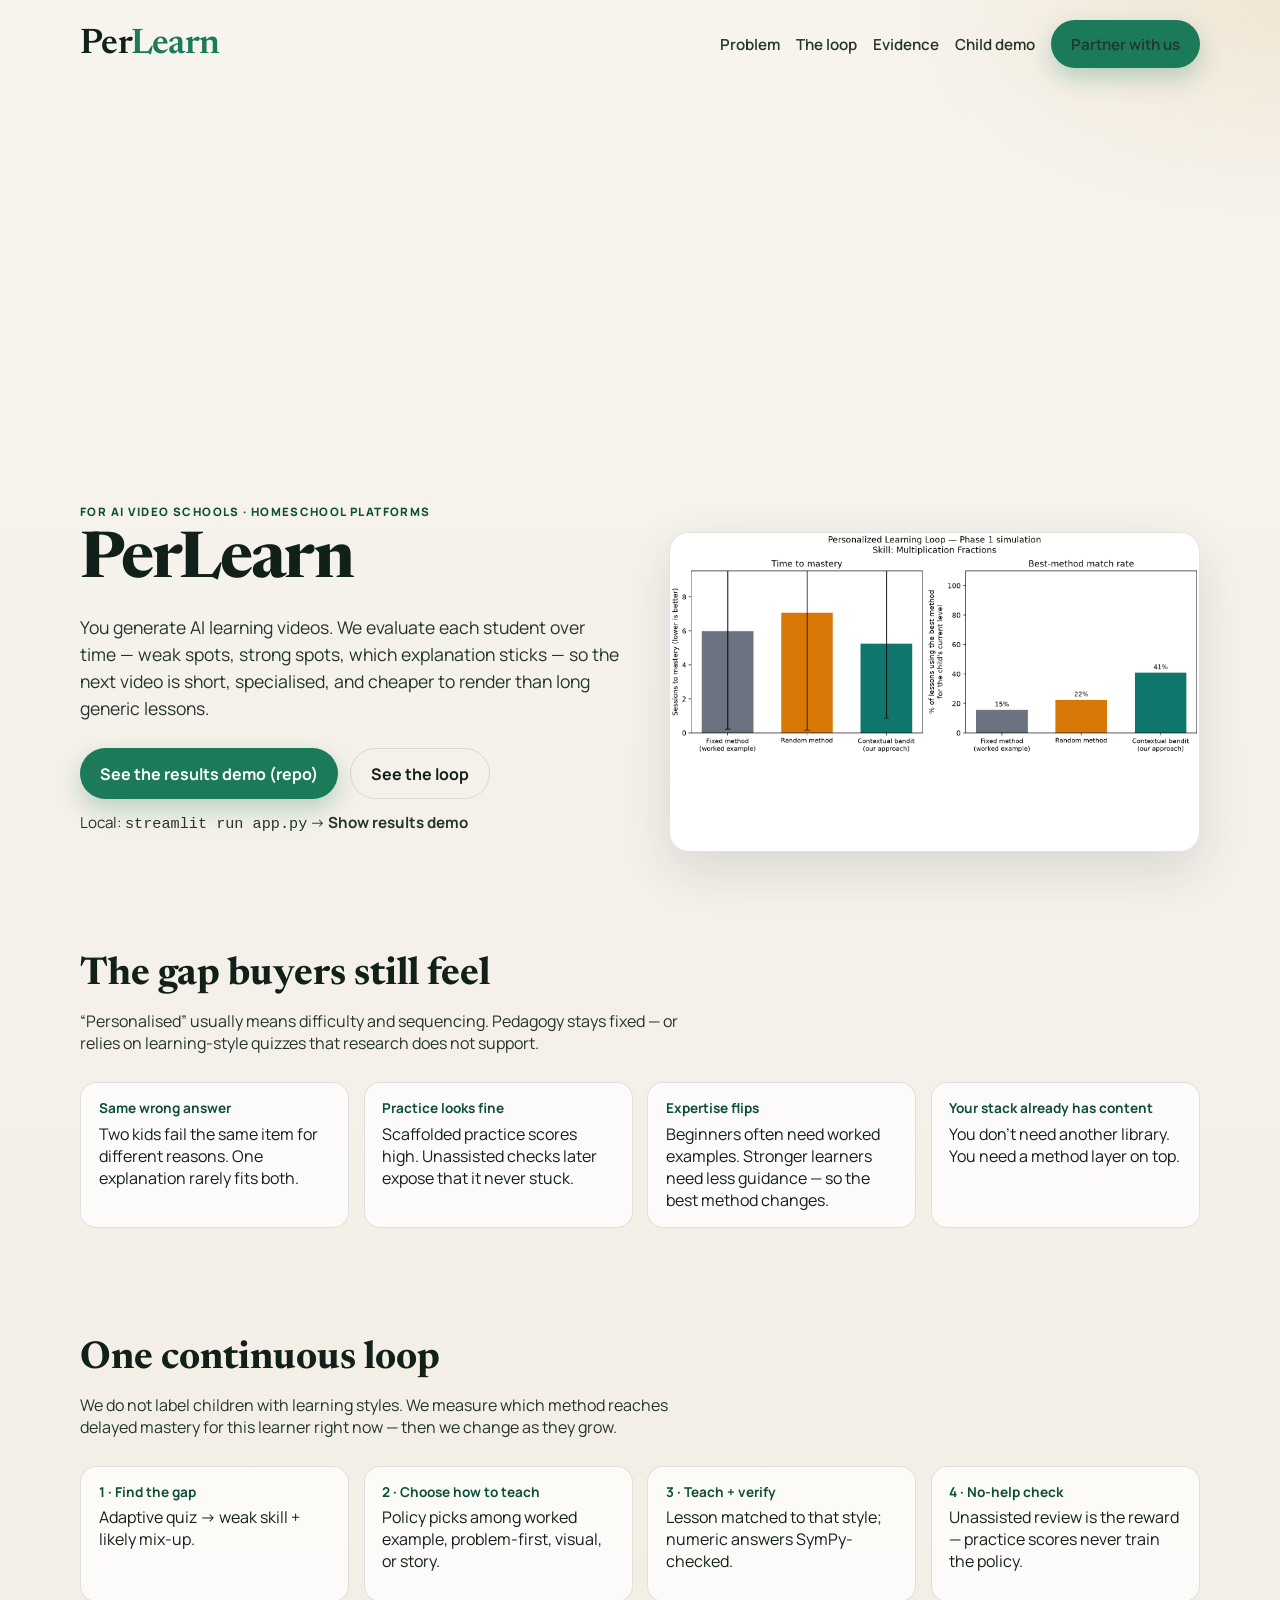
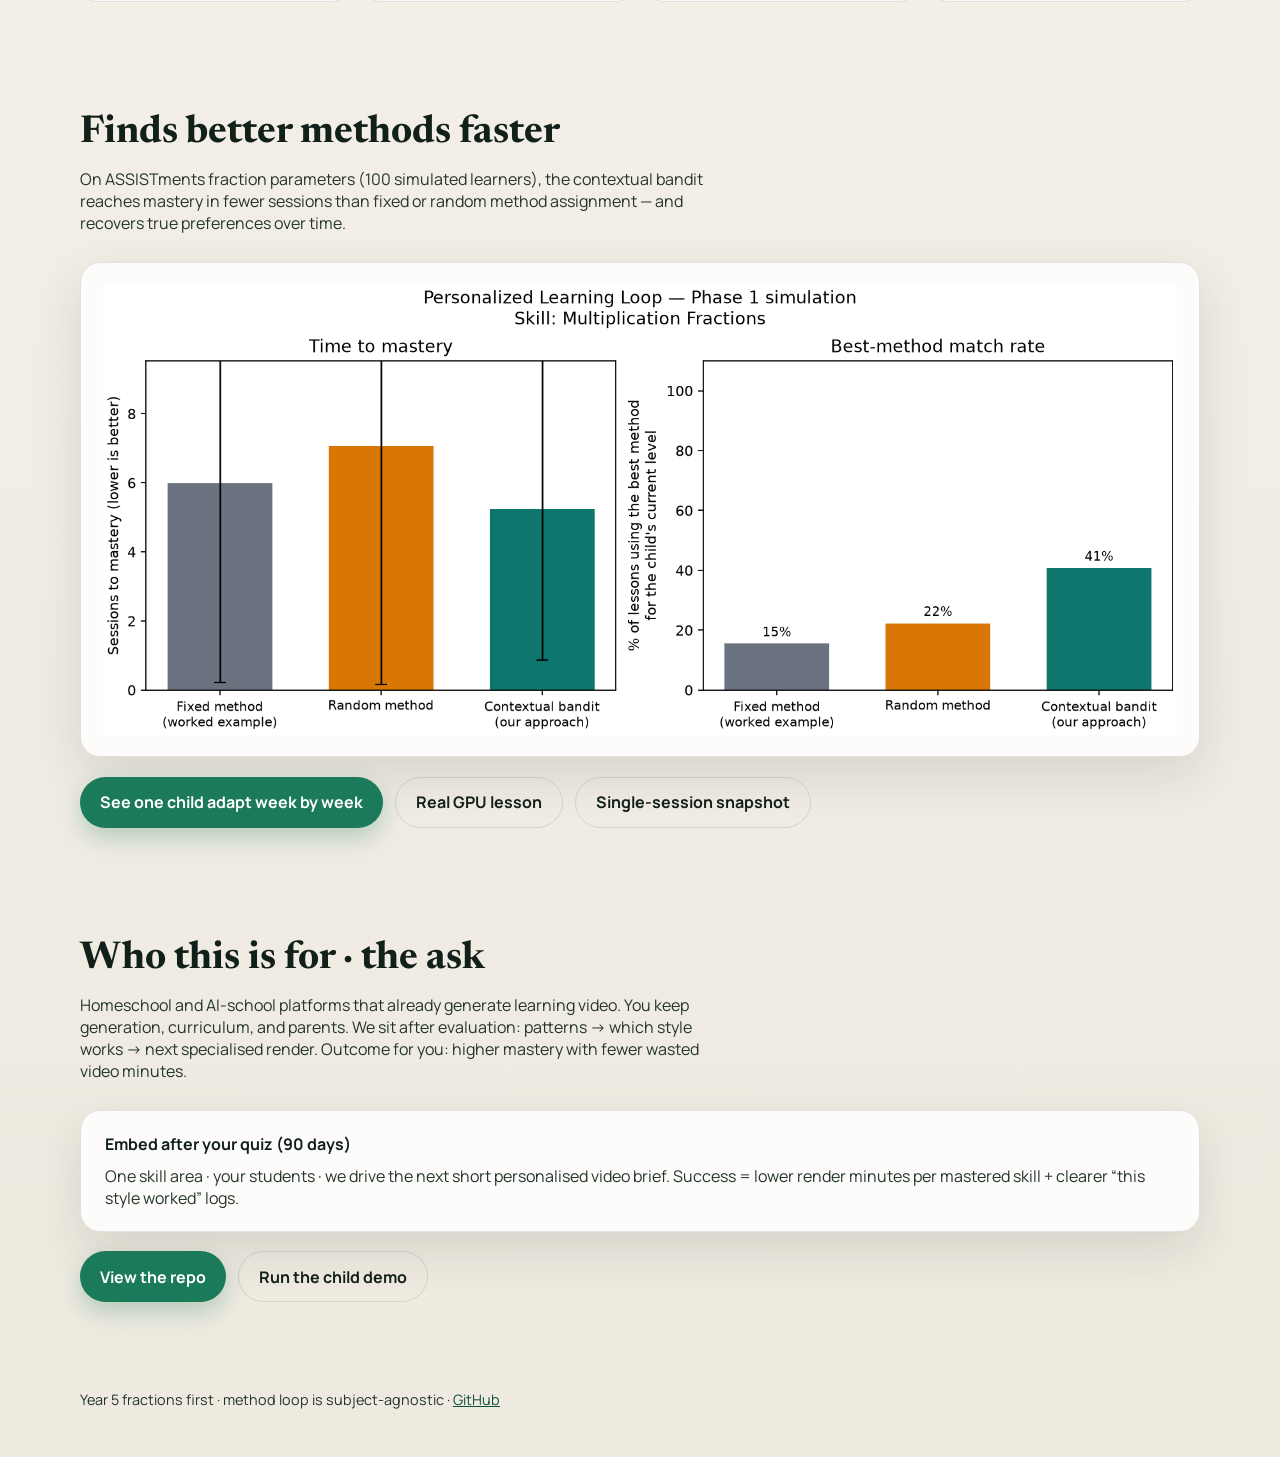
<file: docs/index.html>
<!DOCTYPE html>
<html lang="en">
<head>
  <meta charset="utf-8" />
  <meta name="viewport" content="width=device-width, initial-scale=1" />
  <title>PerLearn — Adapt how you teach, not just what</title>
  <meta name="description" content="A method layer for edtech: measure which teaching style sticks for each learner, then change as they grow." />
  <link rel="preconnect" href="https://fonts.googleapis.com" />
  <link rel="preconnect" href="https://fonts.gstatic.com" crossorigin />
  <link href="https://fonts.googleapis.com/css2?family=Manrope:wght@400;600;700;800&family=Newsreader:opsz,wght@6..72,500;6..72,600;6..72,700&display=swap" rel="stylesheet" />
  <link rel="stylesheet" href="styles.css" />
</head>
<body>
  <div class="wrap">
    <header class="nav">
      <p class="brand">Per<span>Learn</span></p>
      <div class="nav-links">
        <a href="#problem">Problem</a>
        <a href="#loop">The loop</a>
        <a href="#evidence">Evidence</a>
        <a href="child.html">Child demo</a>
        <a class="btn btn-primary" href="#ask">Partner with us</a>
      </div>
    </header>

    <section class="hero">
      <div class="hero-copy">
        <div class="eyebrow">For AI video schools · homeschool platforms</div>
        <h1>PerLearn</h1>
        <p>
          You generate AI learning videos. We evaluate each student over time —
          weak spots, strong spots, which explanation sticks —
          so the next video is short, specialised, and cheaper to render than long generic lessons.
        </p>
        <div class="hero-actions">
          <a class="btn btn-primary" href="https://github.com/Azhartula/Per_learn">See the results demo (repo)</a>
          <a class="btn btn-ghost" href="#loop">See the loop</a>
        </div>
        <p style="margin-top:0.75rem; color:var(--ink-soft); font-size:0.95rem;">
          Local: <code>streamlit run app.py</code> → <strong>Show results demo</strong>
        </p>
      </div>
      <div class="hero-visual">
        <img src="assets/phase1_time_to_mastery.png" alt="Bandit vs fixed vs random time-to-mastery chart" />
      </div>
    </section>

    <section class="section" id="problem">
      <h2>The gap buyers still feel</h2>
      <p class="lede">
        “Personalised” usually means difficulty and sequencing. Pedagogy stays fixed —
        or relies on learning-style quizzes that research does not support.
      </p>
      <div class="loop">
        <article class="loop-step">
          <strong>Same wrong answer</strong>
          Two kids fail the same item for different reasons. One explanation rarely fits both.
        </article>
        <article class="loop-step">
          <strong>Practice looks fine</strong>
          Scaffolded practice scores high. Unassisted checks later expose that it never stuck.
        </article>
        <article class="loop-step">
          <strong>Expertise flips</strong>
          Beginners often need worked examples. Stronger learners need less guidance — so the best method changes.
        </article>
        <article class="loop-step">
          <strong>Your stack already has content</strong>
          You don’t need another library. You need a method layer on top.
        </article>
      </div>
    </section>

    <section class="section" id="loop">
      <h2>One continuous loop</h2>
      <p class="lede">
        We do not label children with learning styles. We measure which method reaches delayed mastery
        for this learner right now — then we change as they grow.
      </p>
      <div class="loop">
        <article class="loop-step">
          <strong>1 · Find the gap</strong>
          Adaptive quiz → weak skill + likely mix-up.
        </article>
        <article class="loop-step">
          <strong>2 · Choose how to teach</strong>
          Policy picks among worked example, problem-first, visual, or story.
        </article>
        <article class="loop-step">
          <strong>3 · Teach + verify</strong>
          Lesson matched to that style; numeric answers SymPy-checked.
        </article>
        <article class="loop-step">
          <strong>4 · No-help check</strong>
          Unassisted review is the reward — practice scores never train the policy.
        </article>
      </div>
    </section>

    <section class="section" id="evidence">
      <h2>Finds better methods faster</h2>
      <p class="lede">
        On ASSISTments fraction parameters (100 simulated learners), the contextual bandit reaches mastery
        in fewer sessions than fixed or random method assignment — and recovers true preferences over time.
      </p>
      <div class="panel">
        <img src="assets/phase1_time_to_mastery.png" alt="Phase 1 simulation chart" />
      </div>
      <div class="hero-actions" style="margin-top:1.2rem;">
        <a class="btn btn-primary" href="child.html">See one child adapt week by week</a>
        <a class="btn btn-ghost" href="live.html">Real GPU lesson</a>
        <a class="btn btn-ghost" href="parent.html">Single-session snapshot</a>
      </div>
    </section>

    <section class="section" id="ask">
      <h2>Who this is for · the ask</h2>
      <p class="lede">
        Homeschool and AI-school platforms that already generate learning video.
        You keep generation, curriculum, and parents. We sit after evaluation:
        patterns → which style works → next specialised render.
        Outcome for you: higher mastery with fewer wasted video minutes.
      </p>
      <div class="panel" style="padding:1.4rem 1.5rem;">
        <p style="margin:0 0 0.6rem; font-weight:700;">Embed after your quiz (90 days)</p>
        <p style="margin:0; color:var(--ink-soft);">
          One skill area · your students · we drive the next short personalised video brief.
          Success = lower render minutes per mastered skill + clearer “this style worked” logs.
        </p>
      </div>
      <div class="hero-actions" style="margin-top:1.2rem;">
        <a class="btn btn-primary" href="https://github.com/Azhartula/Per_learn">View the repo</a>
        <a class="btn btn-ghost" href="child.html">Run the child demo</a>
      </div>
    </section>

    <footer class="footer">
      Year 5 fractions first · method loop is subject-agnostic ·
      <a href="https://github.com/Azhartula/Per_learn">GitHub</a>
    </footer>
  </div>
</body>
</html>
</file>
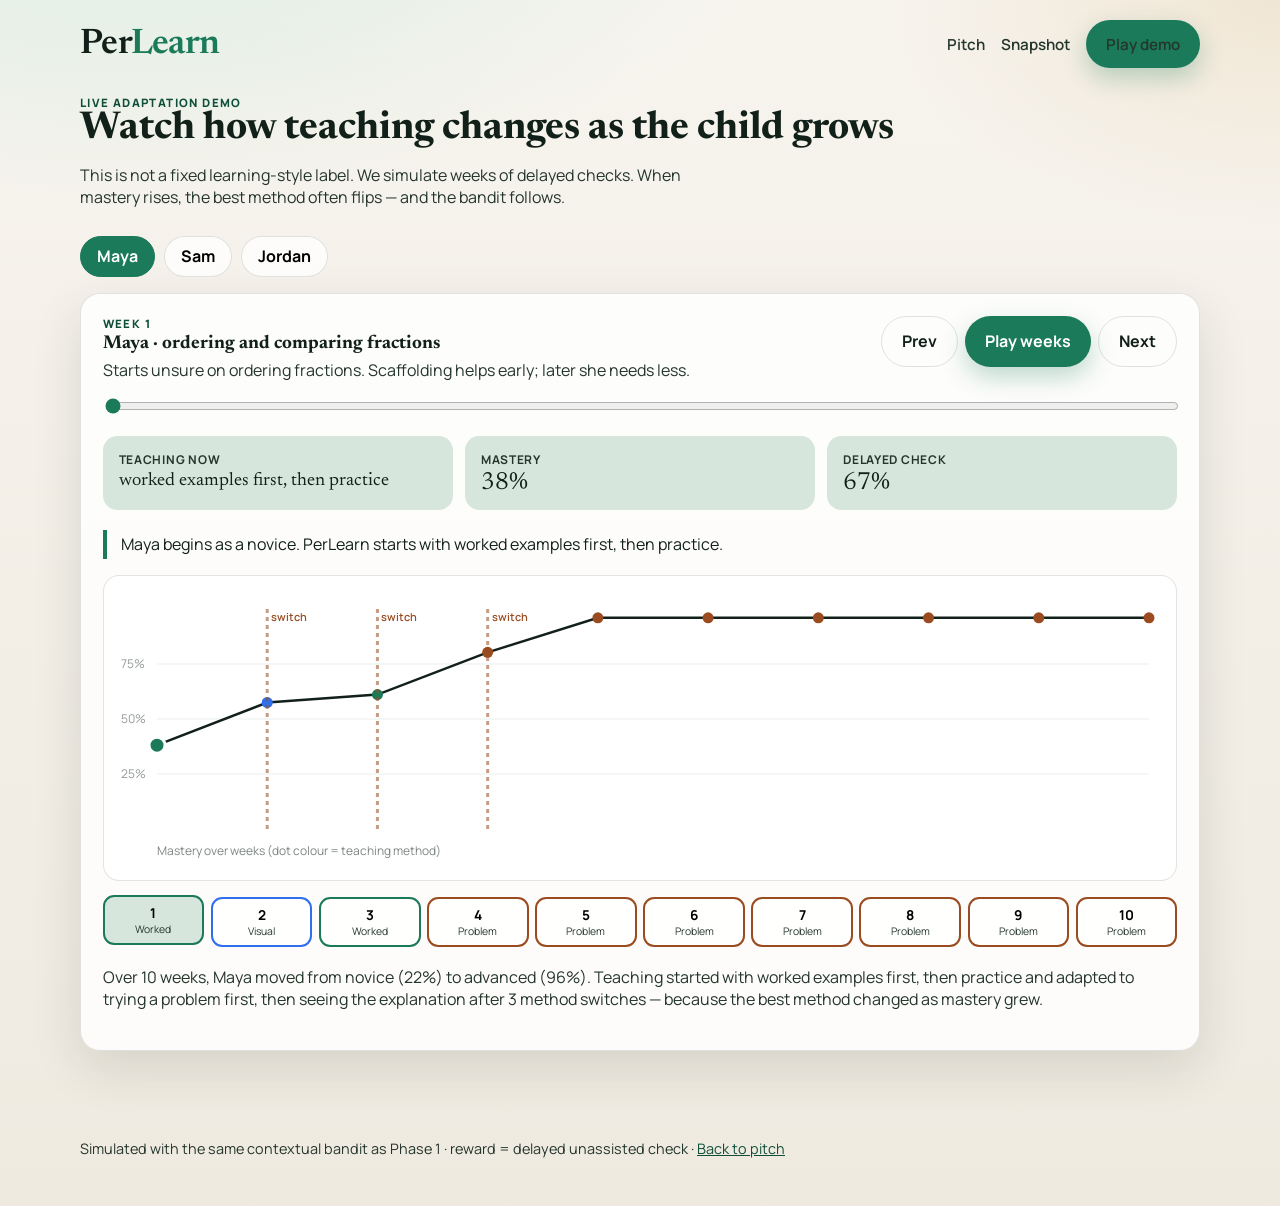
<file: docs/child.html>
<!DOCTYPE html>
<html lang="en">
<head>
  <meta charset="utf-8" />
  <meta name="viewport" content="width=device-width, initial-scale=1" />
  <title>Watch a child adapt — PerLearn</title>
  <link rel="preconnect" href="https://fonts.googleapis.com" />
  <link rel="preconnect" href="https://fonts.gstatic.com" crossorigin />
  <link href="https://fonts.googleapis.com/css2?family=Manrope:wght@400;600;700;800&family=Newsreader:opsz,wght@6..72,500;6..72,600;6..72,700&display=swap" rel="stylesheet" />
  <link rel="stylesheet" href="styles.css" />
</head>
<body>
  <div class="wrap">
    <header class="nav">
      <p class="brand">Per<span>Learn</span></p>
      <div class="nav-links">
        <a href="index.html">Pitch</a>
        <a href="parent.html">Snapshot</a>
        <a class="btn btn-primary" href="#play">Play demo</a>
      </div>
    </header>

    <section class="section" style="padding-top:0.4rem;" id="play">
      <div class="eyebrow">Live adaptation demo</div>
      <h2>Watch how teaching changes as the child grows</h2>
      <p class="lede">
        This is not a fixed learning-style label. We simulate weeks of delayed checks.
        When mastery rises, the best method often flips — and the bandit follows.
      </p>

      <div class="child-picker" id="child-picker"></div>

      <div class="panel play-panel">
        <div class="play-top">
          <div>
            <div class="eyebrow" id="week-label">Week 1</div>
            <h3 id="child-name" style="margin:0.2rem 0 0.4rem;font-family:var(--font-display);">—</h3>
            <p id="child-blurb" style="margin:0;color:var(--ink-soft);"></p>
          </div>
          <div class="play-controls">
            <button class="btn btn-ghost" type="button" id="btn-prev">Prev</button>
            <button class="btn btn-primary" type="button" id="btn-play">Play weeks</button>
            <button class="btn btn-ghost" type="button" id="btn-next">Next</button>
          </div>
        </div>

        <input id="week-slider" type="range" min="1" max="10" value="1" />

        <div class="stat-row" style="margin-top:1.1rem;">
          <div class="stat">
            <div class="label">Teaching now</div>
            <div class="value" id="method-now" style="font-size:1.15rem;">—</div>
          </div>
          <div class="stat">
            <div class="label">Mastery</div>
            <div class="value" id="mastery-now">—</div>
          </div>
          <div class="stat">
            <div class="label">Delayed check</div>
            <div class="value" id="delay-now">—</div>
          </div>
        </div>

        <div class="callout" id="narrative">—</div>

        <div class="chart-wrap">
          <canvas id="mastery-chart" width="920" height="280" aria-label="Mastery and method over weeks"></canvas>
        </div>

        <div class="timeline" id="timeline"></div>

        <p id="final-summary" style="margin-top:1.2rem;color:var(--ink-soft);"></p>
      </div>
    </section>

    <footer class="footer">
      Simulated with the same contextual bandit as Phase 1 · reward = delayed unassisted check ·
      <a href="index.html">Back to pitch</a>
    </footer>
  </div>

  <script src="assets/children.js"></script>
  <script src="child.js"></script>
</body>
</html>
</file>
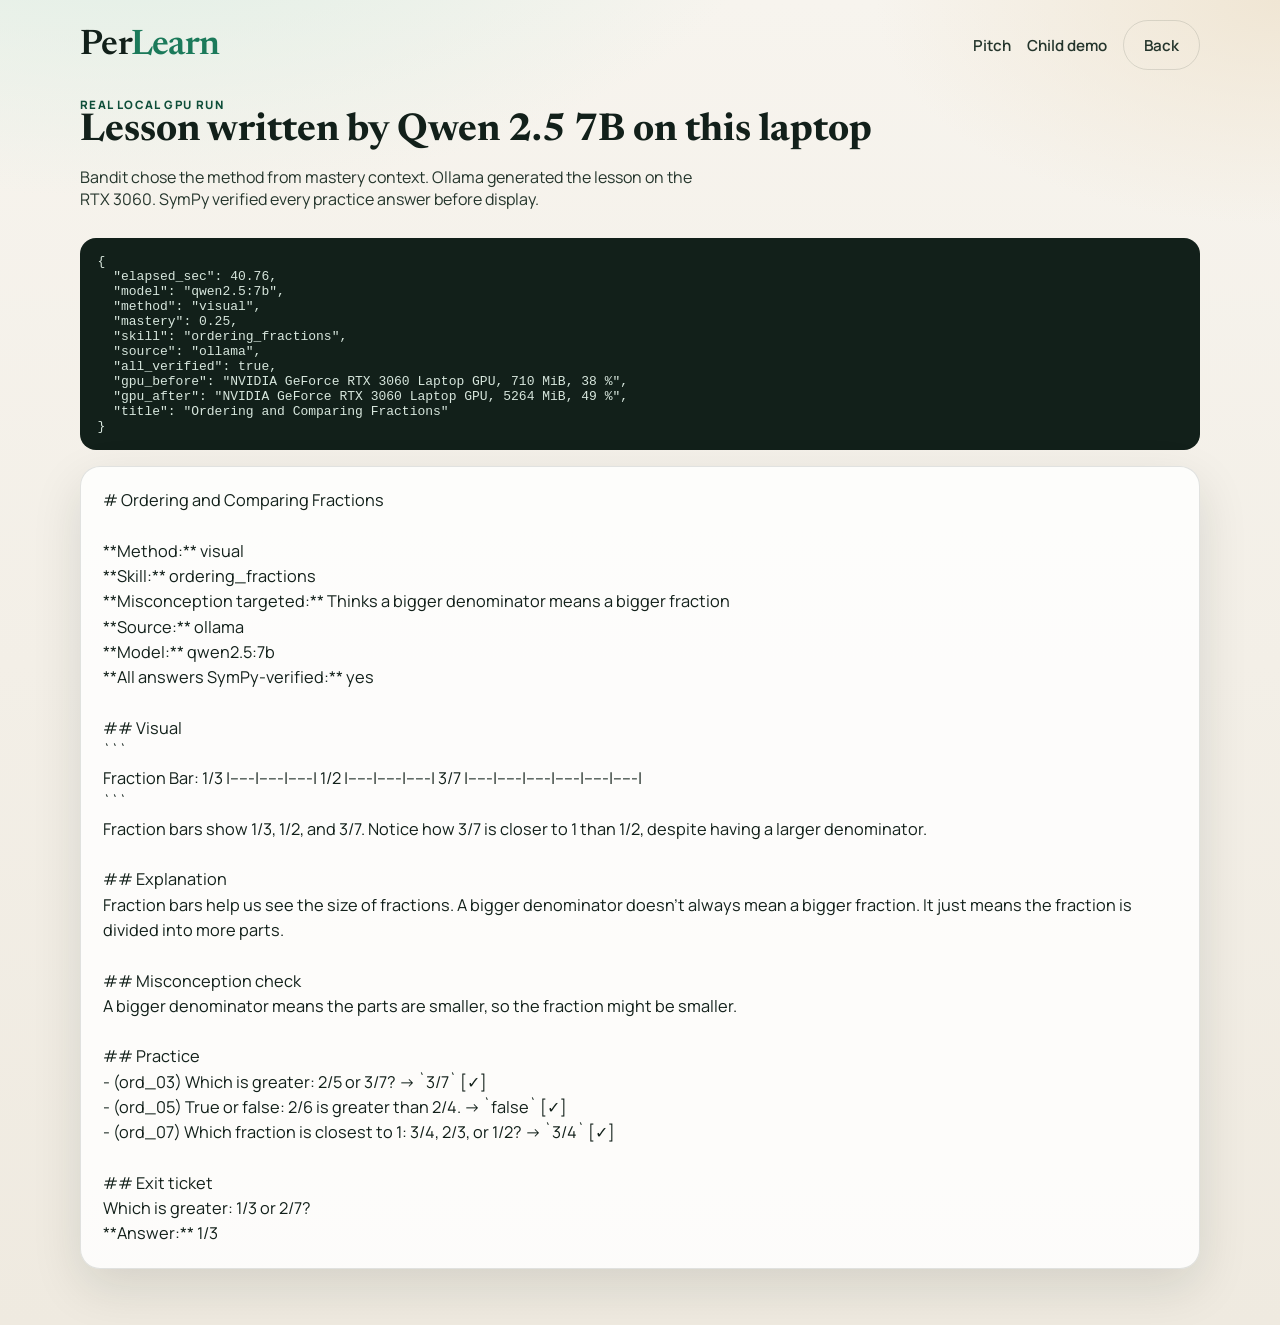
<file: docs/live.html>
<!DOCTYPE html>
<html lang="en">
<head>
  <meta charset="utf-8" />
  <meta name="viewport" content="width=device-width, initial-scale=1" />
  <title>Live GPU lesson — PerLearn</title>
  <link rel="preconnect" href="https://fonts.googleapis.com" />
  <link rel="preconnect" href="https://fonts.gstatic.com" crossorigin />
  <link href="https://fonts.googleapis.com/css2?family=Manrope:wght@400;600;700;800&family=Newsreader:opsz,wght@6..72,500;6..72,600;6..72,700&display=swap" rel="stylesheet" />
  <link rel="stylesheet" href="styles.css" />
  <style>
    pre.meta { background:#12201a; color:#d7e6dd; padding:1rem 1.1rem; border-radius:1rem; overflow:auto; }
    article.lesson { white-space: pre-wrap; line-height:1.55; font-size:1.02rem; }
  </style>
</head>
<body>
  <div class="wrap">
    <header class="nav">
      <p class="brand">Per<span>Learn</span></p>
      <div class="nav-links">
        <a href="index.html">Pitch</a>
        <a href="child.html">Child demo</a>
        <a class="btn btn-ghost" href="index.html">Back</a>
      </div>
    </header>
    <section class="section" style="padding-top:0.4rem;">
      <div class="eyebrow">Real local GPU run</div>
      <h2>Lesson written by Qwen 2.5 7B on this laptop</h2>
      <p class="lede">Bandit chose the method from mastery context. Ollama generated the lesson on the RTX 3060. SymPy verified every practice answer before display.</p>
      <pre class="meta">{
  "elapsed_sec": 40.76,
  "model": "qwen2.5:7b",
  "method": "visual",
  "mastery": 0.25,
  "skill": "ordering_fractions",
  "source": "ollama",
  "all_verified": true,
  "gpu_before": "NVIDIA GeForce RTX 3060 Laptop GPU, 710 MiB, 38 %",
  "gpu_after": "NVIDIA GeForce RTX 3060 Laptop GPU, 5264 MiB, 49 %",
  "title": "Ordering and Comparing Fractions"
}</pre>
      <div class="panel" style="margin-top:1rem;">
        <article class="lesson"># Ordering and Comparing Fractions

**Method:** visual  
**Skill:** ordering_fractions  
**Misconception targeted:** Thinks a bigger denominator means a bigger fraction  
**Source:** ollama  
**Model:** qwen2.5:7b  
**All answers SymPy-verified:** yes  

## Visual
```
Fraction Bar: 1/3 |-----|-----|-----| 1/2 |-----|-----|-----| 3/7 |-----|-----|-----|-----|-----|-----|
```
Fraction bars show 1/3, 1/2, and 3/7. Notice how 3/7 is closer to 1 than 1/2, despite having a larger denominator.

## Explanation
Fraction bars help us see the size of fractions. A bigger denominator doesn't always mean a bigger fraction. It just means the fraction is divided into more parts.

## Misconception check
A bigger denominator means the parts are smaller, so the fraction might be smaller.

## Practice
- (ord_03) Which is greater: 2/5 or 3/7? → `3/7` [✓]
- (ord_05) True or false: 2/6 is greater than 2/4. → `false` [✓]
- (ord_07) Which fraction is closest to 1: 3/4, 2/3, or 1/2? → `3/4` [✓]

## Exit ticket
Which is greater: 1/3 or 2/7?
**Answer:** 1/3</article>
      </div>
    </section>
  </div>
</body>
</html>
</file>
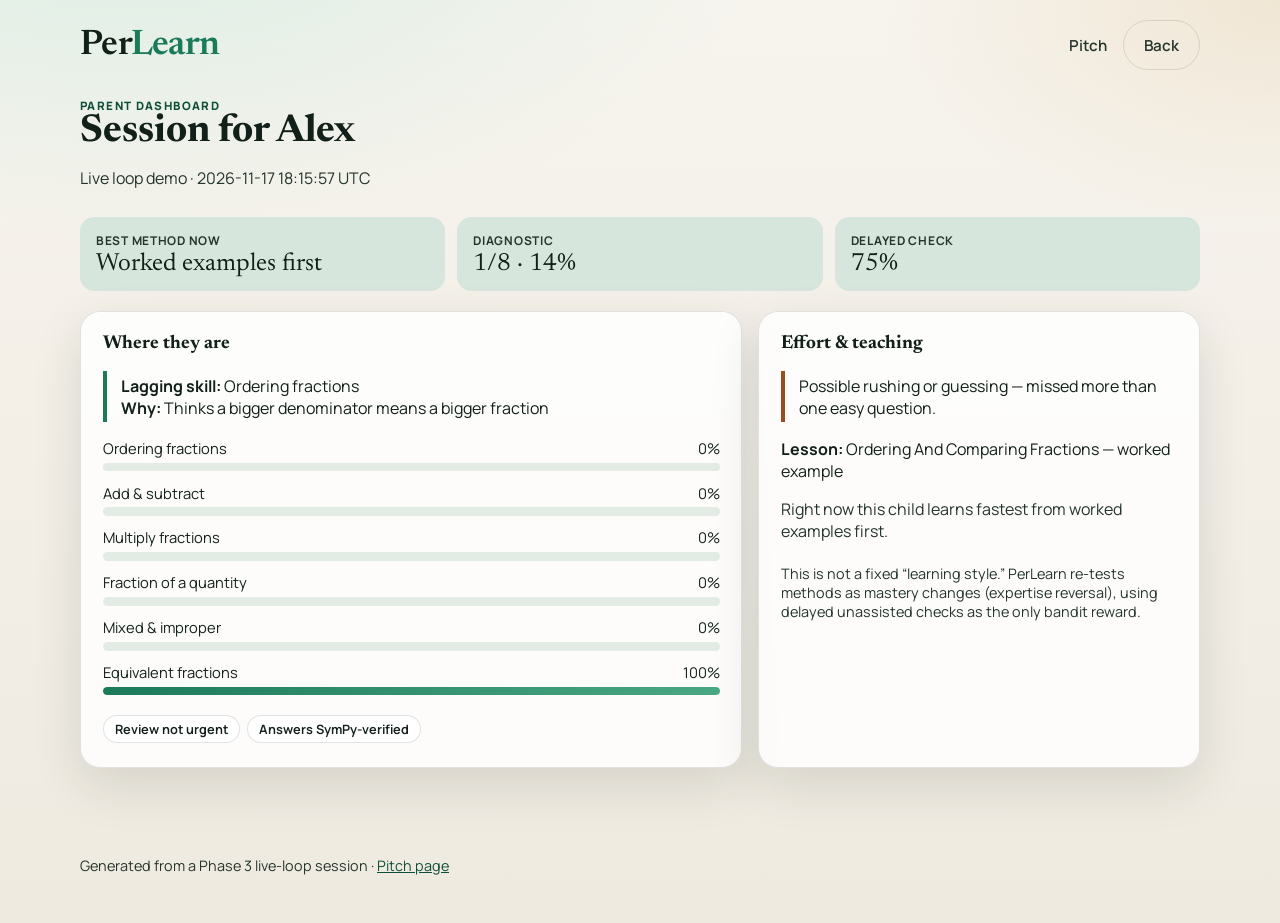
<file: docs/parent.html>
<!DOCTYPE html>
<html lang="en">
<head>
  <meta charset="utf-8" />
  <meta name="viewport" content="width=device-width, initial-scale=1" />
  <title>Parent dashboard — PerLearn</title>
  <link rel="preconnect" href="https://fonts.googleapis.com" />
  <link rel="preconnect" href="https://fonts.gstatic.com" crossorigin />
  <link href="https://fonts.googleapis.com/css2?family=Manrope:wght@400;600;700;800&family=Newsreader:opsz,wght@6..72,500;6..72,600;6..72,700&display=swap" rel="stylesheet" />
  <link rel="stylesheet" href="styles.css" />
</head>
<body>
  <div class="wrap">
    <header class="nav">
      <p class="brand">Per<span>Learn</span></p>
      <div class="nav-links">
        <a href="index.html">Pitch</a>
        <a class="btn btn-ghost" href="index.html">Back</a>
      </div>
    </header>

    <section class="section" style="padding-top: 0.5rem;">
      <div class="eyebrow">Parent dashboard</div>
      <h2 id="student-title">Session for Alex</h2>
      <p class="lede" id="session-meta">Loading demo session…</p>

      <div class="stat-row">
        <div class="stat">
          <div class="label">Best method now</div>
          <div class="value" id="method-value">—</div>
        </div>
        <div class="stat">
          <div class="label">Diagnostic</div>
          <div class="value" id="diag-value">—</div>
        </div>
        <div class="stat">
          <div class="label">Delayed check</div>
          <div class="value" id="delay-value">—</div>
        </div>
      </div>

      <div class="dashboard-grid">
        <div class="panel">
          <h3 style="margin-top:0;font-family:var(--font-display);">Where they are</h3>
          <div class="callout">
            <strong>Lagging skill:</strong> <span id="weak-skill">—</span><br />
            <strong>Why:</strong> <span id="why-text">—</span>
          </div>
          <div id="skill-bars"></div>
          <div style="margin-top:1rem;">
            <span class="tag" id="review-tag">Review</span>
            <span class="tag" id="verify-tag">SymPy</span>
          </div>
        </div>
        <div class="panel">
          <h3 style="margin-top:0;font-family:var(--font-display);">Effort & teaching</h3>
          <p id="effort-text" class="callout warn">—</p>
          <p><strong>Lesson:</strong> <span id="lesson-title">—</span></p>
          <p id="method-plain" style="color:var(--ink-soft);"></p>
          <p style="font-size:0.9rem;color:var(--ink-soft);margin-top:1.4rem;">
            This is not a fixed “learning style.” PerLearn re-tests methods as mastery changes
            (expertise reversal), using delayed unassisted checks as the only bandit reward.
          </p>
        </div>
      </div>
    </section>

    <footer class="footer">
      Generated from a Phase 3 live-loop session · <a href="index.html">Pitch page</a>
    </footer>
  </div>

  <script src="assets/session.js"></script>
  <script src="parent.js"></script>
</body>
</html>
</file>
<file: docs/styles.css>
:root {
  --ink: #12201a;
  --ink-soft: #24352c;
  --paper: #f7f4ee;
  --paper-2: #efeae0;
  --leaf: #1b7a5a;
  --leaf-deep: #0f4f3a;
  --mist: #d7e6dd;
  --warn: #9a4b1f;
  --line: rgba(18, 32, 26, 0.12);
  --shadow: 0 18px 50px rgba(18, 32, 26, 0.12);
  --font-display: "Newsreader", "Iowan Old Style", Georgia, serif;
  --font-body: "Manrope", "Avenir Next", "Segoe UI", sans-serif;
}

* { box-sizing: border-box; }
html { scroll-behavior: smooth; }
body {
  margin: 0;
  font-family: var(--font-body);
  color: var(--ink);
  background:
    radial-gradient(1200px 600px at 10% -10%, #dceee4 0%, transparent 55%),
    radial-gradient(900px 500px at 100% 0%, #f0e6d4 0%, transparent 45%),
    linear-gradient(180deg, var(--paper), var(--paper-2));
  min-height: 100vh;
}

a { color: var(--leaf-deep); }
img { max-width: 100%; display: block; }

.wrap {
  width: min(1120px, calc(100% - 2rem));
  margin: 0 auto;
}

.brand {
  font-family: var(--font-display);
  font-weight: 600;
  font-size: clamp(1.6rem, 3vw, 2.2rem);
  letter-spacing: -0.02em;
  margin: 0;
}

.brand span { color: var(--leaf); }

.nav {
  display: flex;
  justify-content: space-between;
  align-items: center;
  padding: 1.25rem 0;
}

.nav-links {
  display: flex;
  gap: 1rem;
  align-items: center;
}

.nav-links a {
  text-decoration: none;
  color: var(--ink-soft);
  font-weight: 600;
  font-size: 0.95rem;
}

.btn {
  display: inline-flex;
  align-items: center;
  justify-content: center;
  gap: 0.4rem;
  border: 0;
  border-radius: 999px;
  padding: 0.85rem 1.25rem;
  font: inherit;
  font-weight: 700;
  text-decoration: none;
  cursor: pointer;
  transition: transform 180ms ease, box-shadow 180ms ease;
}

.btn:hover { transform: translateY(-1px); }
.btn-primary {
  background: var(--leaf);
  color: white;
  box-shadow: 0 10px 24px rgba(27, 122, 90, 0.28);
}
.btn-ghost {
  background: transparent;
  color: var(--ink);
  border: 1px solid var(--line);
}

.hero {
  display: grid;
  grid-template-columns: 1.05fr 1fr;
  gap: 2rem;
  align-items: end;
  min-height: calc(100vh - 5.5rem);
  padding: 1rem 0 3rem;
}

.hero-copy h1 {
  font-family: var(--font-display);
  font-size: clamp(2.4rem, 5vw, 4.2rem);
  line-height: 1.05;
  letter-spacing: -0.03em;
  margin: 0.6rem 0 1rem;
}

.hero-copy p {
  font-size: 1.1rem;
  line-height: 1.55;
  max-width: 34rem;
  color: var(--ink-soft);
}

.hero-actions {
  display: flex;
  flex-wrap: wrap;
  gap: 0.75rem;
  margin-top: 1.6rem;
}

.hero-visual {
  position: relative;
  border-radius: 1.25rem;
  overflow: hidden;
  box-shadow: var(--shadow);
  background: #fff;
  border: 1px solid var(--line);
  min-height: 320px;
}

.hero-visual img {
  width: 100%;
  height: 100%;
  object-fit: cover;
}

.eyebrow {
  text-transform: uppercase;
  letter-spacing: 0.12em;
  font-size: 0.72rem;
  font-weight: 800;
  color: var(--leaf-deep);
}

.section {
  padding: 3.5rem 0;
}

.section h2 {
  font-family: var(--font-display);
  font-size: clamp(1.8rem, 3vw, 2.5rem);
  margin: 0 0 0.6rem;
}

.section > .lede {
  color: var(--ink-soft);
  max-width: 40rem;
  margin-bottom: 1.75rem;
}

.loop {
  display: grid;
  grid-template-columns: repeat(4, 1fr);
  gap: 0.9rem;
}

.loop-step {
  background: rgba(255,255,255,0.72);
  border: 1px solid var(--line);
  border-radius: 1rem;
  padding: 1rem 1.1rem;
  min-height: 8.5rem;
  animation: rise 700ms ease both;
}

.loop-step:nth-child(2) { animation-delay: 80ms; }
.loop-step:nth-child(3) { animation-delay: 160ms; }
.loop-step:nth-child(4) { animation-delay: 240ms; }

.loop-step strong {
  display: block;
  font-size: 0.85rem;
  color: var(--leaf-deep);
  margin-bottom: 0.35rem;
}

@keyframes rise {
  from { opacity: 0; transform: translateY(12px); }
  to { opacity: 1; transform: none; }
}

.panel {
  background: rgba(255,255,255,0.82);
  border: 1px solid var(--line);
  border-radius: 1.25rem;
  padding: 1.35rem;
  box-shadow: var(--shadow);
}

.dashboard-grid {
  display: grid;
  grid-template-columns: 1.2fr 0.8fr;
  gap: 1rem;
}

.stat-row {
  display: grid;
  grid-template-columns: repeat(3, 1fr);
  gap: 0.75rem;
  margin: 1rem 0 1.25rem;
}

.stat {
  background: var(--mist);
  border-radius: 0.9rem;
  padding: 0.9rem 1rem;
}

.stat .label {
  font-size: 0.75rem;
  font-weight: 700;
  text-transform: uppercase;
  letter-spacing: 0.06em;
  color: var(--ink-soft);
}

.stat .value {
  font-family: var(--font-display);
  font-size: 1.55rem;
  margin-top: 0.2rem;
}

.skill {
  margin: 0.7rem 0;
}

.skill-top {
  display: flex;
  justify-content: space-between;
  font-size: 0.92rem;
  margin-bottom: 0.3rem;
}

.bar {
  height: 0.55rem;
  background: #e3ebe5;
  border-radius: 999px;
  overflow: hidden;
}

.bar > i {
  display: block;
  height: 100%;
  background: linear-gradient(90deg, var(--leaf), #49a883);
  border-radius: inherit;
}

.callout {
  border-left: 4px solid var(--leaf);
  padding: 0.2rem 0 0.2rem 0.9rem;
  margin: 1rem 0;
}

.callout.warn { border-left-color: var(--warn); }

.tag {
  display: inline-block;
  background: #fff;
  border: 1px solid var(--line);
  border-radius: 999px;
  padding: 0.25rem 0.7rem;
  font-size: 0.8rem;
  font-weight: 650;
  margin: 0.2rem 0.25rem 0.2rem 0;
}

.footer {
  padding: 2rem 0 3rem;
  color: var(--ink-soft);
  font-size: 0.9rem;
}

.child-picker {
  display: flex;
  flex-wrap: wrap;
  gap: 0.55rem;
  margin: 0 0 1rem;
}

.child-chip {
  border: 1px solid var(--line);
  background: rgba(255,255,255,0.75);
  border-radius: 999px;
  padding: 0.55rem 1rem;
  font: inherit;
  font-weight: 700;
  cursor: pointer;
}

.child-chip.active {
  background: var(--leaf);
  color: #fff;
  border-color: var(--leaf);
}

.play-panel { padding: 1.35rem 1.35rem 1.5rem; }

.play-top {
  display: flex;
  justify-content: space-between;
  gap: 1rem;
  align-items: flex-start;
  margin-bottom: 0.9rem;
}

.play-controls {
  display: flex;
  flex-wrap: wrap;
  gap: 0.45rem;
}

#week-slider {
  width: 100%;
  accent-color: var(--leaf);
}

.chart-wrap {
  margin-top: 1rem;
  background: #fff;
  border: 1px solid var(--line);
  border-radius: 1rem;
  padding: 0.6rem;
}

#mastery-chart { width: 100%; height: auto; }

.timeline {
  display: grid;
  grid-template-columns: repeat(10, minmax(0, 1fr));
  gap: 0.4rem;
  margin-top: 1rem;
}

.time-bead {
  border: 2px solid var(--ink);
  background: rgba(255,255,255,0.9);
  border-radius: 0.7rem;
  padding: 0.45rem 0.2rem;
  font: inherit;
  cursor: pointer;
  text-align: center;
}

.time-bead strong { display: block; font-size: 0.85rem; }
.time-bead span {
  display: block;
  font-size: 0.65rem;
  color: var(--ink-soft);
  text-transform: capitalize;
}

.time-bead.active {
  background: var(--mist);
  transform: translateY(-2px);
}

@media (max-width: 860px) {
  .hero,
  .dashboard-grid,
  .loop,
  .stat-row,
  .play-top {
    grid-template-columns: 1fr;
  }
  .play-top { flex-direction: column; }
  .hero {
    min-height: auto;
    padding-top: 1.5rem;
  }
  .timeline {
    grid-template-columns: repeat(5, minmax(0, 1fr));
  }
}
</file>
